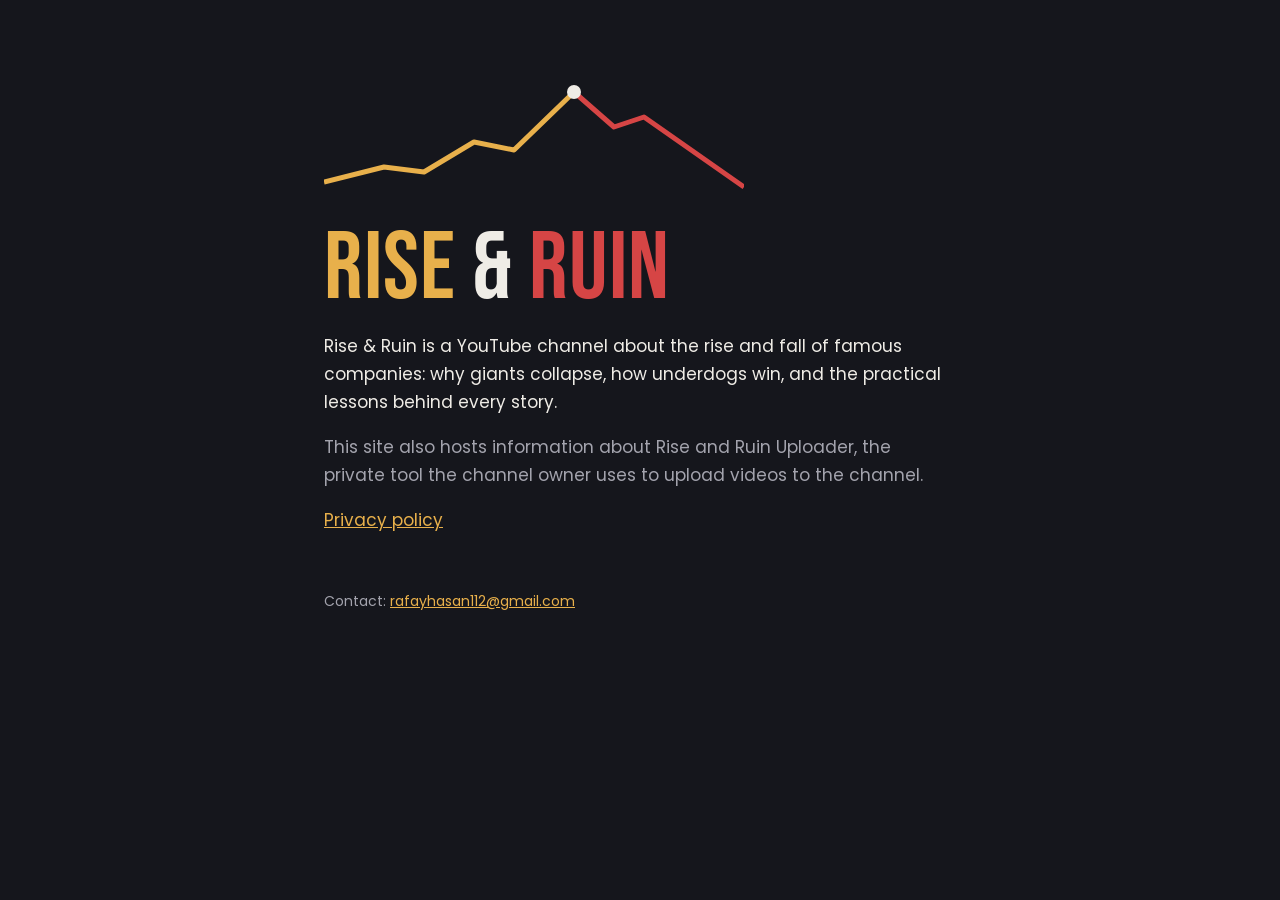
<file: index.html>
<!doctype html><html lang="en"><head><meta charset="utf-8"><meta name="viewport" content="width=device-width, initial-scale=1"><link rel="preconnect" href="https://fonts.googleapis.com"><link href="https://fonts.googleapis.com/css2?family=Bebas+Neue&family=Poppins:wght@400;500&display=swap" rel="stylesheet"><link rel="stylesheet" href="style.css"><title>Rise &amp; Ruin</title></head><body><main>
<svg class="chart" viewBox="0 0 420 120" aria-hidden="true"><polyline points="0,110 60,95 100,100 150,70 190,78 250,20" fill="none" stroke="#e8b04b" stroke-width="5" stroke-linejoin="round"/><polyline points="250,20 290,55 320,45 420,115" fill="none" stroke="#d64545" stroke-width="5" stroke-linejoin="round"/><circle cx="250" cy="20" r="7" fill="#efece6"/></svg>
<h1><span class="r">Rise</span> &amp; <span class="u">Ruin</span></h1>
<p>Rise &amp; Ruin is a YouTube channel about the rise and fall of famous companies: why giants collapse, how underdogs win, and the practical lessons behind every story.</p>
<p class="muted">This site also hosts information about Rise and Ruin Uploader, the private tool the channel owner uses to upload videos to the channel.</p>
<p><a href="privacy.html">Privacy policy</a></p>
<footer>Contact: <a href="mailto:rafayhasan112@gmail.com">rafayhasan112@gmail.com</a></footer>
</main></body></html>
</file>
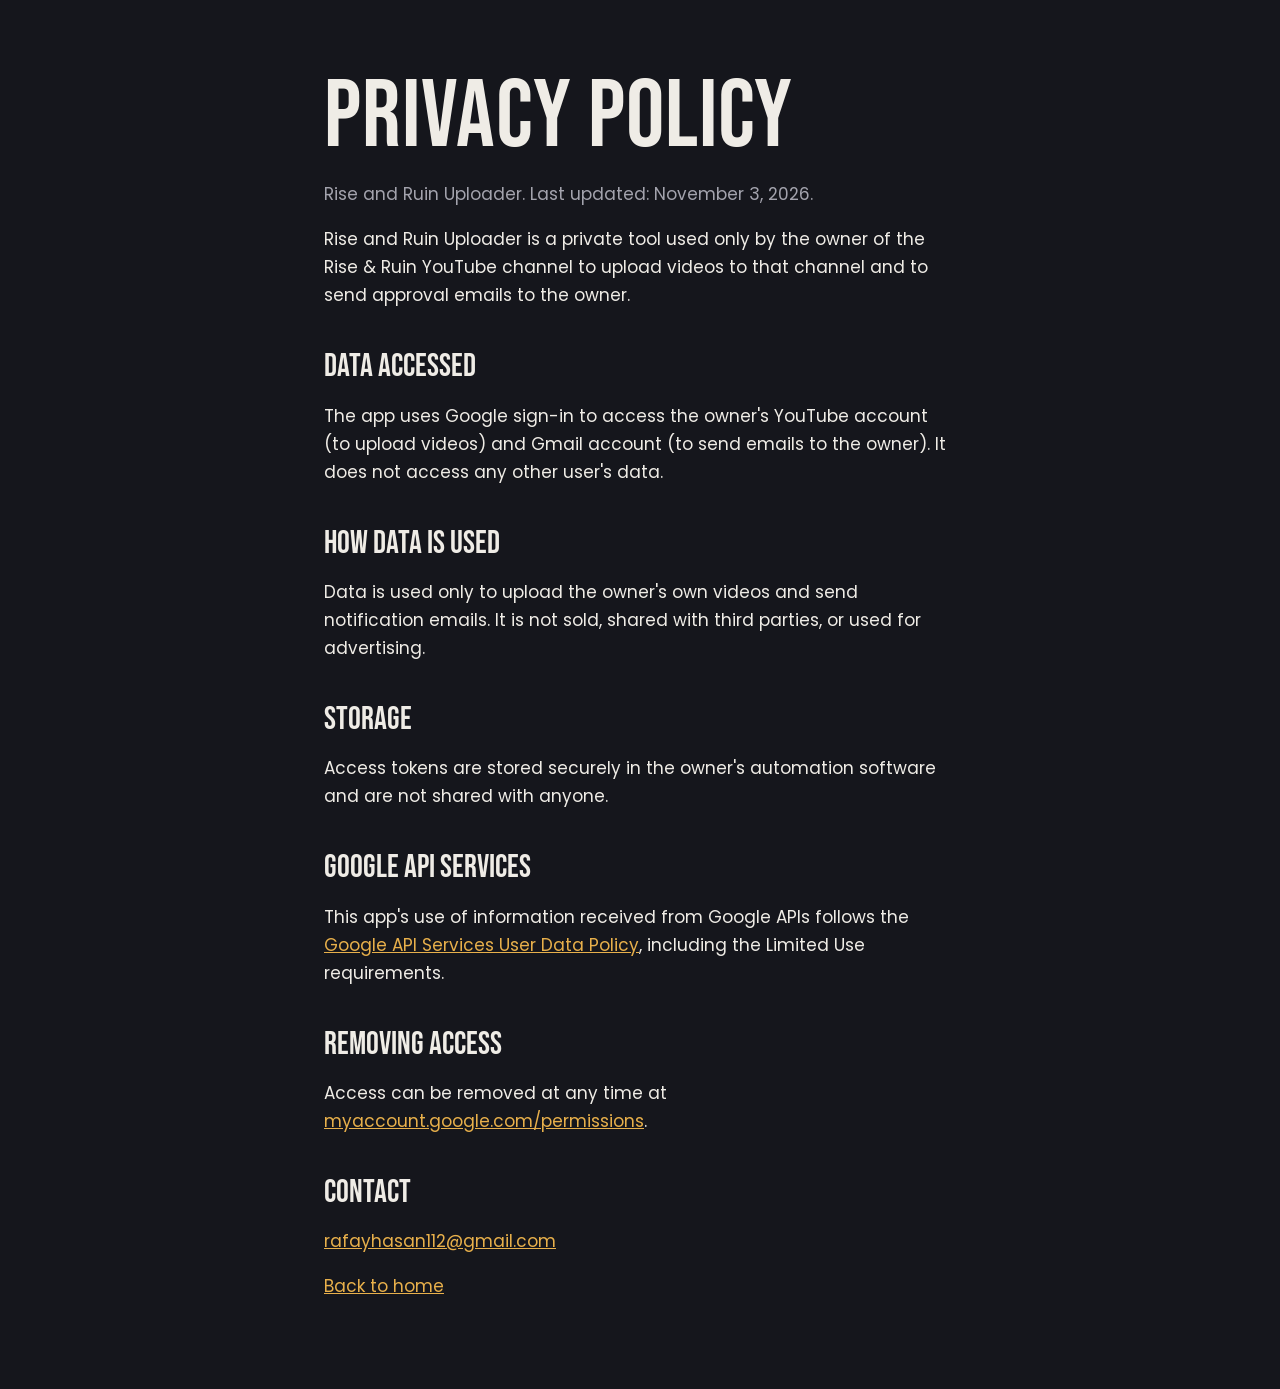
<file: privacy.html>
<!doctype html><html lang="en"><head><meta charset="utf-8"><meta name="viewport" content="width=device-width, initial-scale=1"><link rel="preconnect" href="https://fonts.googleapis.com"><link href="https://fonts.googleapis.com/css2?family=Bebas+Neue&family=Poppins:wght@400;500&display=swap" rel="stylesheet"><link rel="stylesheet" href="style.css"><title>Privacy Policy – Rise and Ruin Uploader</title></head><body><main>
<h1>Privacy policy</h1>
<p class="muted">Rise and Ruin Uploader. Last updated: November 3, 2026.</p>
<p>Rise and Ruin Uploader is a private tool used only by the owner of the Rise &amp; Ruin YouTube channel to upload videos to that channel and to send approval emails to the owner.</p>
<h2>Data accessed</h2>
<p>The app uses Google sign-in to access the owner's YouTube account (to upload videos) and Gmail account (to send emails to the owner). It does not access any other user's data.</p>
<h2>How data is used</h2>
<p>Data is used only to upload the owner's own videos and send notification emails. It is not sold, shared with third parties, or used for advertising.</p>
<h2>Storage</h2>
<p>Access tokens are stored securely in the owner's automation software and are not shared with anyone.</p>
<h2>Google API Services</h2>
<p>This app's use of information received from Google APIs follows the <a href="https://developers.google.com/terms/api-services-user-data-policy">Google API Services User Data Policy</a>, including the Limited Use requirements.</p>
<h2>Removing access</h2>
<p>Access can be removed at any time at <a href="https://myaccount.google.com/permissions">myaccount.google.com/permissions</a>.</p>
<h2>Contact</h2>
<p><a href="mailto:rafayhasan112@gmail.com">rafayhasan112@gmail.com</a></p>
<p><a href="index.html">Back to home</a></p>
</main></body></html>
</file>
<file: style.css>
:root{--bg:#15161c;--text:#efece6;--muted:#a3a3ad;--gold:#e8b04b;--red:#d64545;color-scheme:dark}
*{box-sizing:border-box}
body{margin:0;background:var(--bg);color:var(--text);font:17px/1.65 "Poppins",system-ui,sans-serif}
main{max-width:680px;margin:0 auto;padding:72px 24px}
h1{font:400 clamp(56px,12vw,96px)/0.95 "Bebas Neue",Impact,sans-serif;margin:0 0 8px;letter-spacing:.01em}
h1 .r{color:var(--gold)} h1 .u{color:var(--red)}
h2{font:400 32px/1.1 "Bebas Neue",Impact,sans-serif;margin:40px 0 6px}
.chart{display:block;width:100%;max-width:420px;height:auto;margin:0 0 32px}
p,li{color:var(--text)} .muted{color:var(--muted)}
a{color:var(--gold)} a:focus-visible{outline:2px solid var(--gold);outline-offset:3px}
footer{margin-top:56px;color:var(--muted);font-size:14px}
</file>
